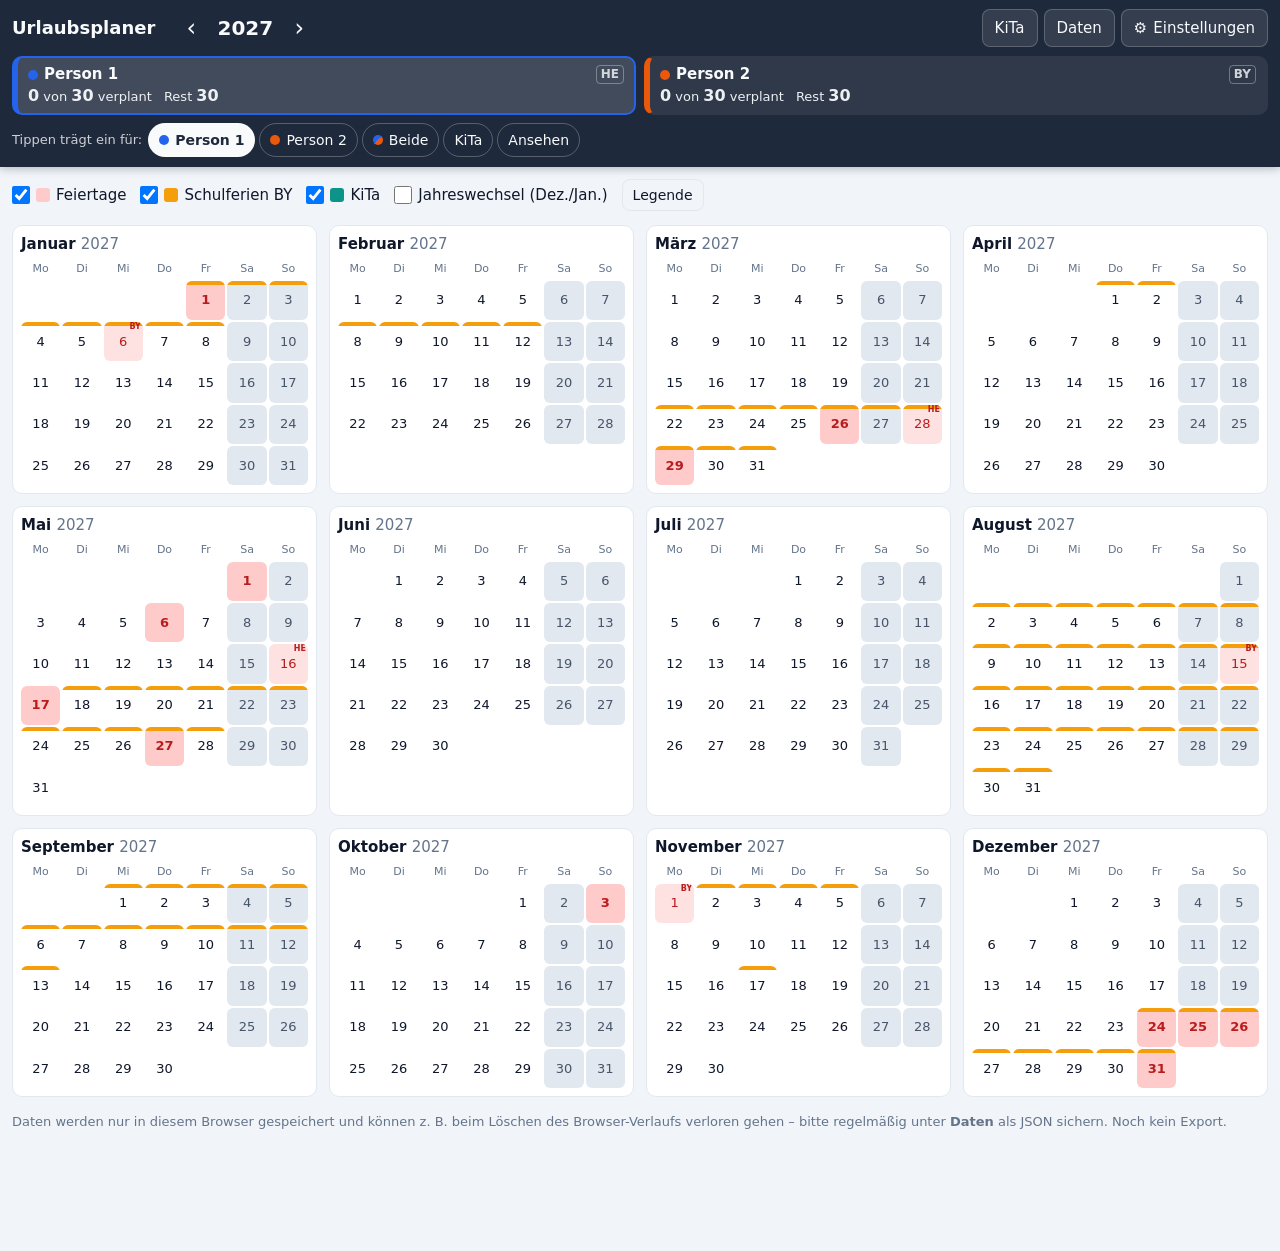
<file: index.html>
<!doctype html>
<html lang="de">
<head>
  <meta charset="utf-8">
  <meta name="viewport" content="width=device-width, initial-scale=1, viewport-fit=cover">
  <meta name="theme-color" content="#1e293b">
  <title>Urlaubsplaner</title>
  <link rel="stylesheet" href="css/style.css">
</head>
<body>
  <header class="topbar" id="topbar">
    <div class="topbar-row">
      <h1 class="app-title">Urlaubsplaner</h1>
      <div class="year-nav" role="group" aria-label="Jahr wählen">
        <button type="button" class="icon-btn" id="prevYear" aria-label="Vorheriges Jahr">‹</button>
        <span class="year" id="yearLabel">2026</span>
        <button type="button" class="icon-btn" id="nextYear" aria-label="Nächstes Jahr">›</button>
      </div>
      <nav class="actions">
        <button type="button" class="btn" id="openKita">KiTa</button>
        <button type="button" class="btn" id="openData">Daten</button>
        <button type="button" class="btn" id="openSettings" aria-label="Einstellungen">⚙<span class="hide-sm"> Einstellungen</span></button>
      </nav>
    </div>
    <div class="topbar-row counters" id="counters" role="radiogroup" aria-label="Aktive Person und Zähler"></div>
    <div class="topbar-row modes" role="radiogroup" aria-label="Bearbeitungsmodus">
      <span class="modes-label">Tippen trägt ein für:</span>
      <div class="segmented" id="modeButtons"></div>
    </div>
  </header>

  <div class="banner warn" id="storageBanner" hidden></div>
  <div class="banner" id="exportBanner" hidden>
    <span id="exportBannerText"></span>
    <span class="banner-actions">
      <button type="button" class="btn primary" id="bannerExport">Jetzt sichern</button>
      <button type="button" class="btn ghost" id="bannerDismiss">Später</button>
    </span>
  </div>

  <section class="toolbar" aria-label="Anzeige">
    <label class="chk"><input type="checkbox" id="showHolidays"> <span class="sw sw-hol"></span>Feiertage</label>
    <label class="chk"><input type="checkbox" id="showSchool"> <span class="sw sw-school"></span>Schulferien BY</label>
    <label class="chk"><input type="checkbox" id="showKita"> <span class="sw sw-kita"></span>KiTa</label>
    <label class="chk"><input type="checkbox" id="showYearTurn"> Jahreswechsel (Dez./Jan.)</label>
    <button type="button" class="btn ghost small" id="toggleLegend" aria-expanded="false">Legende</button>
  </section>

  <section class="legend" id="legend" hidden>
    <ul>
      <li><span class="lg lg-we"></span>Wochenende</li>
      <li><span class="lg lg-hol"></span>Feiertag (beide Personen)</li>
      <li><span class="lg lg-holpart"><b>BY</b></span>Feiertag nur in diesem Bundesland</li>
      <li><span class="lg lg-pfree" id="lgPfree"></span>Regelmäßig freier Wochentag (Schraffur in Personenfarbe)</li>
      <li><span class="lg lg-school"></span>Schulferien Bayern (Streifen oben)</li>
      <li><span class="lg lg-kita"></span>KiTa-Ferien/Schließtage (Streifen unten)</li>
      <li><span class="lg lg-vac" id="lgP1"></span><span id="lgP1Name">Person 1</span></li>
      <li><span class="lg lg-vac" id="lgP2"></span><span id="lgP2Name">Person 2</span></li>
      <li><span class="lg lg-vac" id="lgBoth"></span>Beide im Urlaub (Überlappung)</li>
      <li><span class="lg lg-vac lg-free" id="lgFree"></span>Urlaub an freiem Tag (zählt nicht)</li>
    </ul>
    <p class="hint">
      <b>Bedienung:</b> Tag antippen bzw. anklicken schaltet Urlaub für die gewählte Person an/aus.
      Zeitraum: mit der Maus gedrückt ziehen, auf dem Handy <b>lange drücken und dann ziehen</b>.
      Beginnt der Zeitraum auf einem Urlaubstag, wird gelöscht, sonst eingetragen.
    </p>
    <p class="hint" id="schoolDataHint"></p>
  </section>

  <main id="calendar" class="calendar" aria-label="Jahreskalender"></main>

  <footer class="footer">
    Daten werden nur in diesem Browser gespeichert und können z. B. beim Löschen des
    Browser-Verlaufs verloren gehen – bitte regelmäßig unter <b>Daten</b> als JSON sichern.
    <span id="lastExportFooter"></span>
  </footer>

  <aside class="dayinfo" id="dayinfo" hidden aria-live="polite">
    <div class="dayinfo-body" id="dayinfoBody"></div>
    <button type="button" class="icon-btn" id="dayinfoClose" aria-label="Schließen">×</button>
  </aside>

  <!-- Einstellungen -->
  <dialog id="settingsDialog" class="dialog">
    <form method="dialog" class="dialog-inner">
      <header class="dialog-head">
        <h2>Einstellungen</h2>
        <button class="icon-btn" value="close" aria-label="Schließen">×</button>
      </header>
      <div id="settingsBody" class="settings-grid"></div>
      <p class="hint">Änderungen werden sofort gespeichert. Nur ganze Urlaubstage; Wochenenden,
        Feiertage des eigenen Bundeslandes und regelmäßig freie Wochentage werden nicht vom Anspruch abgezogen.</p>
      <footer class="dialog-foot"><button class="btn primary" value="close">Fertig</button></footer>
    </form>
  </dialog>

  <!-- KiTa -->
  <dialog id="kitaDialog" class="dialog">
    <div class="dialog-inner">
      <header class="dialog-head">
        <h2>KiTa-Schließzeiten</h2>
        <button type="button" class="icon-btn" data-close aria-label="Schließen">×</button>
      </header>
      <form id="kitaForm" class="kita-form" novalidate>
        <input type="hidden" id="kitaId">
        <div class="kita-row">
          <label>Von <input type="date" id="kitaStart" required></label>
          <label>Bis <input type="date" id="kitaEnd" required></label>
          <div class="form-actions">
            <button type="submit" class="btn primary" id="kitaSave">Hinzufügen</button>
            <button type="button" class="btn ghost" id="kitaCancel" hidden>Abbrechen</button>
          </div>
        </div>
        <p class="error" id="kitaError" hidden></p>
      </form>
      <div class="kita-list" id="kitaList"></div>
      <p class="hint">Tipp: Im Kalender den Modus „KiTa“ wählen und einen Zeitraum ziehen.</p>
    </div>
  </dialog>

  <!-- Daten -->
  <dialog id="dataDialog" class="dialog">
    <div class="dialog-inner">
      <header class="dialog-head">
        <h2>Daten exportieren &amp; importieren</h2>
        <button type="button" class="icon-btn" data-close aria-label="Schließen">×</button>
      </header>
      <p class="notice">Deine Planung liegt nur im Speicher dieses Browsers. Der Browser kann ihn
        löschen (Verlauf löschen, Speicherplatz, privater Modus). <b>Sichere regelmäßig den
        kompletten Stand als JSON</b>, um ihn später oder auf einem anderen Gerät wieder einzulesen.</p>
      <p class="hint" id="lastExportInfo"></p>
      <h3>Kompletter Planungsstand</h3>
      <div class="btn-row">
        <button type="button" class="btn primary" id="exportJson">JSON exportieren</button>
        <label class="btn file-btn">JSON importieren…
          <input type="file" id="importJson" accept=".json,application/json">
        </label>
      </div>
      <h3>Urlaub pro Person: CSV (für Excel) oder Kalender (ICS)</h3>
      <p class="hint">Spalten Start;Ende;Anzahl Tage;Anzahl Arbeitstage, Datum als TT.MM.JJJJ – „Anzahl Tage“ sind Kalendertage,
        „Anzahl Arbeitstage“ die davon verbrauchten Urlaubstage.
        Die ICS-Datei enthält je Zeitraum einen ganztägigen Termin zum Import in Outlook, Google oder Apple Kalender.</p>
      <div class="export-rows" id="csvButtons"></div>
    </div>
  </dialog>

  <!-- Meldungen / Rückfragen -->
  <dialog id="msgDialog" class="dialog small">
    <form method="dialog" class="dialog-inner">
      <h2 id="msgTitle"></h2>
      <div id="msgBody"></div>
      <footer class="dialog-foot">
        <button class="btn ghost" value="cancel" id="msgCancel">Abbrechen</button>
        <button class="btn primary" value="ok" id="msgOk">OK</button>
      </footer>
    </form>
  </dialog>

  <script src="js/dates.js"></script>
  <script src="js/holidays.js"></script>
  <script src="js/workdays.js"></script>
  <script src="js/model.js"></script>
  <script src="js/ferien.js"></script>
  <script src="js/io.js"></script>
  <script src="js/storage.js"></script>
  <script src="data/schulferien-by.js"></script>
  <script src="js/ui/calendar.js"></script>
  <script src="js/ui/app.js"></script>
</body>
</html>
</file>
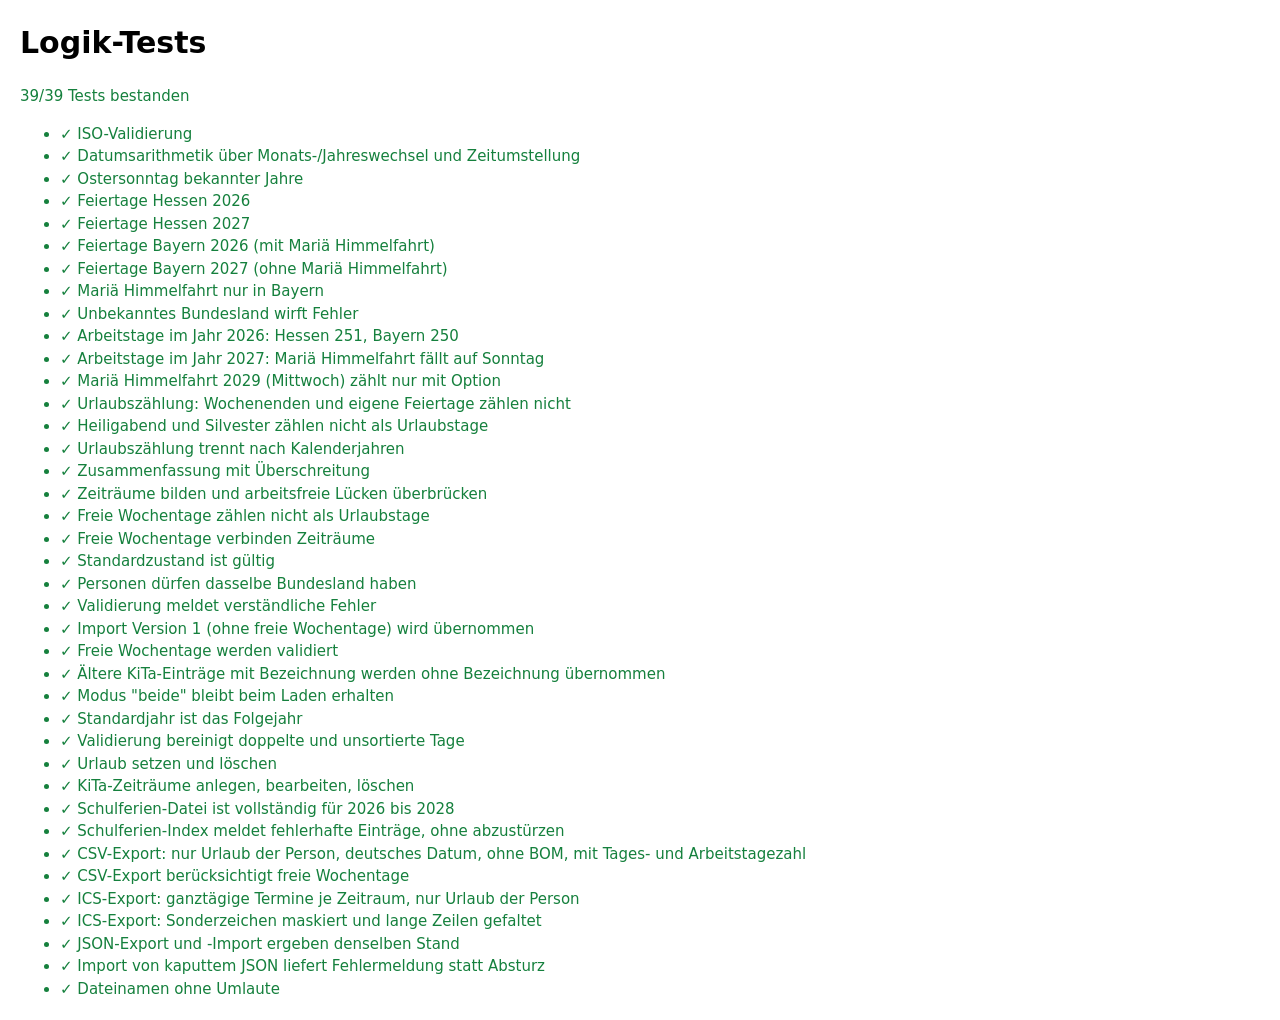
<file: tests/index.html>
<!doctype html>
<html lang="de">
<head>
  <meta charset="utf-8">
  <meta name="viewport" content="width=device-width, initial-scale=1">
  <title>Urlaubsplaner – Tests</title>
  <style>
    body { font: 15px/1.5 system-ui, sans-serif; margin: 20px; }
    .ok { color: #15803d; } .fail { color: #b91c1c; font-weight: 600; }
    li small { display: block; color: #b91c1c; font-weight: 400; }
  </style>
</head>
<body>
  <h1>Logik-Tests</h1>
  <p id="summary">Läuft…</p>
  <ul id="results"></ul>
  <script src="../js/dates.js"></script>
  <script src="../js/holidays.js"></script>
  <script src="../js/workdays.js"></script>
  <script src="../js/model.js"></script>
  <script src="../js/ferien.js"></script>
  <script src="../js/io.js"></script>
  <script src="../data/schulferien-by.js"></script>
  <script src="test.js"></script>
  <script>
    var r = window.UP_TEST_RESULTS || [];
    var failed = r.filter(function (x) { return !x.ok; }).length;
    document.getElementById('summary').textContent = (r.length - failed) + '/' + r.length + ' Tests bestanden';
    document.getElementById('summary').className = failed ? 'fail' : 'ok';
    document.getElementById('results').innerHTML = r.map(function (x) {
      return '<li class="' + (x.ok ? 'ok' : 'fail') + '">' + (x.ok ? '✓ ' : '✗ ') + x.name +
        (x.ok ? '' : '<small>' + x.error.replace(/</g, '&lt;') + '</small>') + '</li>';
    }).join('');
  </script>
</body>
</html>
</file>
<file: css/style.css>
:root {
  --bg: #f1f5f9;
  --surface: #ffffff;
  --text: #0f172a;
  --muted: #64748b;
  --border: #e2e8f0;
  --header: #1e293b;
  --header-text: #f8fafc;
  --weekend: #e2e8f0;
  --holiday: #fecaca;
  --holiday-text: #b91c1c;
  --holiday-part: #fee2e2;
  --school: #f59e0b;
  --kita: #0d9488;
  --danger: #dc2626;
  --warn-bg: #fef3c7;
  --warn-border: #f59e0b;
  --primary: #2563eb;
  --radius: 10px;
  --topbar-h: 150px;
  --active: #2563eb;
}

* { box-sizing: border-box; }

html { -webkit-text-size-adjust: 100%; }

body {
  margin: 0;
  background: var(--bg);
  color: var(--text);
  font: 15px/1.4 system-ui, -apple-system, "Segoe UI", Roboto, sans-serif;
  padding-bottom: env(safe-area-inset-bottom);
}

button, input, select { font: inherit; color: inherit; }

[hidden] { display: none !important; }

.dot {
  display: inline-block;
  width: 10px; height: 10px;
  border-radius: 50%;
  background: var(--pc, #999);
  flex: none;
}

/* ---------- Kopfzeile ---------- */
.topbar {
  position: sticky;
  top: 0;
  z-index: 20;
  background: var(--header);
  color: var(--header-text);
  padding: 8px 12px 10px;
  padding-top: max(8px, env(safe-area-inset-top));
  box-shadow: 0 2px 8px rgba(15, 23, 42, .25);
}
.topbar-row {
  display: flex;
  align-items: center;
  gap: 8px;
  max-width: 1400px;
  margin: 0 auto;
}
.topbar-row + .topbar-row { margin-top: 8px; }
.app-title { font-size: 18px; margin: 0; font-weight: 700; white-space: nowrap; }
.year-nav { display: flex; align-items: center; gap: 2px; margin-left: 8px; }
.year { font-size: 20px; font-weight: 700; min-width: 3.2em; text-align: center; font-variant-numeric: tabular-nums; }
.actions { margin-left: auto; display: flex; gap: 6px; }

.icon-btn {
  border: 0;
  background: transparent;
  font-size: 24px;
  line-height: 1;
  width: 40px; height: 40px;
  border-radius: 8px;
  cursor: pointer;
}
.topbar .icon-btn:active, .topbar .icon-btn:hover { background: rgba(255,255,255,.12); }

.btn {
  display: inline-flex;
  align-items: center;
  gap: 6px;
  min-height: 38px;
  padding: 6px 12px;
  border-radius: 8px;
  border: 1px solid var(--border);
  background: var(--surface);
  color: var(--text);
  cursor: pointer;
  white-space: nowrap;
}
.btn:active { transform: translateY(1px); }
.btn.primary { background: var(--primary); border-color: var(--primary); color: #fff; }
.btn.danger { color: var(--danger); border-color: #fecaca; }
.btn.primary.danger { background: var(--danger); border-color: var(--danger); color: #fff; }
.btn.ghost { background: transparent; }
.btn.small { min-height: 32px; padding: 4px 10px; font-size: 14px; }
.topbar .btn { background: rgba(255,255,255,.1); border-color: rgba(255,255,255,.2); color: var(--header-text); }

/* Zähler */
.counters { display: grid; grid-template-columns: 1fr 1fr; gap: 8px; }
.counter {
  text-align: left;
  border: 2px solid transparent;
  border-left: 6px solid var(--pc);
  background: rgba(255,255,255,.08);
  color: var(--header-text);
  border-radius: var(--radius);
  padding: 6px 10px;
  cursor: pointer;
  min-width: 0;
}
.counter.active { border-color: var(--pc); background: rgba(255,255,255,.16); border-left-width: 6px; }
.counter.exceeded { background: rgba(220, 38, 38, .35); }
.c-head { display: flex; align-items: center; gap: 6px; font-weight: 600; }
.c-name { overflow: hidden; text-overflow: ellipsis; white-space: nowrap; }
.c-state { margin-left: auto; font-size: 12px; opacity: .8; border: 1px solid rgba(255,255,255,.4); border-radius: 4px; padding: 0 4px; }
.c-nums { display: flex; flex-wrap: wrap; gap: 2px 12px; font-size: 13px; opacity: .95; }
.c-nums b { font-size: 16px; font-variant-numeric: tabular-nums; }
.counter.exceeded .rest b { color: #fecaca; }
.warnline { font-size: 13px; font-weight: 700; color: #fee2e2; margin-top: 2px; }

.modes { flex-wrap: wrap; gap: 6px; }
.modes-label { font-size: 13px; opacity: .8; }
.segmented { display: flex; flex-wrap: wrap; gap: 4px; }
.seg {
  display: inline-flex; align-items: center; gap: 6px;
  min-height: 34px;
  padding: 4px 10px;
  border-radius: 999px;
  border: 1px solid rgba(255,255,255,.25);
  background: transparent;
  color: var(--header-text);
  cursor: pointer;
  font-size: 14px;
  max-width: 12em;
  overflow: hidden; text-overflow: ellipsis; white-space: nowrap;
}
.seg.active { background: var(--header-text); color: var(--header); font-weight: 600; }

/* ---------- Banner / Werkzeugleiste ---------- */
.banner {
  max-width: 1400px;
  margin: 10px auto 0;
  padding: 10px 12px;
  border-radius: var(--radius);
  background: var(--warn-bg);
  border: 1px solid var(--warn-border);
  display: flex; flex-wrap: wrap; align-items: center; gap: 8px;
}
.banner.warn { background: #fee2e2; border-color: var(--danger); }
.banner-actions { display: flex; gap: 6px; margin-left: auto; }
.banner, .toolbar, .legend, .calendar, .footer { margin-left: 12px; margin-right: 12px; }
@media (min-width: 1424px) {
  .banner, .toolbar, .legend, .calendar, .footer { margin-left: auto; margin-right: auto; }
}

.toolbar {
  max-width: 1400px;
  margin-top: 10px;
  display: flex; flex-wrap: wrap; align-items: center; gap: 4px 14px;
}
.chk { display: inline-flex; align-items: center; gap: 6px; min-height: 36px; cursor: pointer; }
.chk input { width: 18px; height: 18px; margin: 0; }
.sw { width: 14px; height: 14px; border-radius: 3px; display: inline-block; }
.sw-hol { background: var(--holiday); }
.sw-school { background: var(--school); }
.sw-kita { background: var(--kita); }
.pill { font-size: 13px; padding: 2px 8px; border-radius: 999px; }
.pill.warn { background: var(--warn-bg); border: 1px solid var(--warn-border); }

.legend {
  max-width: 1400px;
  margin-top: 6px;
  background: var(--surface);
  border-radius: var(--radius);
  border: 1px solid var(--border);
  padding: 10px 14px;
}
.legend ul { list-style: none; margin: 0; padding: 0; display: flex; flex-wrap: wrap; gap: 6px 18px; }
.legend li { display: flex; align-items: center; gap: 6px; font-size: 14px; }
.lg {
  width: 22px; height: 22px; border-radius: 5px; border: 1px solid var(--border);
  display: inline-flex; align-items: flex-start; justify-content: flex-end;
  position: relative; overflow: hidden; background: var(--surface); flex: none;
}
.lg.mini { width: 14px; height: 14px; }
.lg-we { background: var(--weekend); }
.lg-hol { background: var(--holiday); }
.lg-holpart { background: var(--holiday-part); }
.lg-holpart b { font-size: 8px; color: var(--holiday-text); padding: 1px; }
.lg-school { box-shadow: inset 0 4px 0 var(--school); }
.lg-kita { box-shadow: inset 0 -4px 0 var(--kita); }
.lg-vac { border: 3px solid var(--surface); outline: 1px solid var(--border); }
.hint { color: var(--muted); font-size: 13px; margin: 8px 0 0; }

/* ---------- Kalender ---------- */
.calendar {
  max-width: 1400px;
  margin-top: 12px;
  display: grid;
  grid-template-columns: repeat(auto-fill, minmax(250px, 1fr));
  gap: 12px;
  user-select: none;
  -webkit-user-select: none;
  -webkit-touch-callout: none;
}
.month {
  background: var(--surface);
  border-radius: var(--radius);
  border: 1px solid var(--border);
  padding: 8px;
}
.month.other-year { opacity: .8; border-style: dashed; }
.month h3 { margin: 0 0 6px; font-size: 15px; }
.month h3 span { color: var(--muted); font-weight: 400; }
.grid { display: grid; grid-template-columns: repeat(7, 1fr); gap: 2px; }
.wd { text-align: center; font-size: 11px; color: var(--muted); padding-bottom: 2px; }

.day {
  position: relative;
  aspect-ratio: 1 / 1;
  min-height: 32px;
  border-radius: 6px;
  display: flex; align-items: center; justify-content: center;
  font-size: 13px;
  font-variant-numeric: tabular-nums;
  cursor: pointer;
  overflow: hidden;
  touch-action: manipulation;
}
.day.empty { cursor: default; }
.day.we { background: var(--weekend); color: #475569; }
.day.hol { background: var(--holiday); color: var(--holiday-text); font-weight: 700; }
.day.hol-part { background: var(--holiday-part); color: var(--holiday-text); }
.day .tag {
  position: absolute; top: 1px; right: 2px;
  font-size: 8px; font-weight: 700; line-height: 1;
  color: var(--holiday-text);
  z-index: 2;
}
.day.school::before, .day.kita::after {
  content: "";
  position: absolute; left: 0; right: 0;
  height: 4px;
  z-index: 1;
}
.day.school::before { top: 0; background: var(--school); }
.day.kita::after { bottom: 0; background: var(--kita); }

.day.pfree { --hatch: var(--p1); background-image: repeating-linear-gradient(135deg, color-mix(in srgb, var(--hatch) 28%, transparent) 0 2px, transparent 2px 6px); }
.day.pfree-p2 { --hatch: var(--p2); }
.day.pfree-both { background-image: repeating-linear-gradient(135deg, color-mix(in srgb, var(--p1) 30%, transparent) 0 2px, transparent 2px 6px, color-mix(in srgb, var(--p2) 30%, transparent) 6px 8px, transparent 8px 12px); }
.lg-pfree { background-image: repeating-linear-gradient(135deg, #94a3b8 0 2px, transparent 2px 6px); }
.day .vac {
  position: absolute;
  inset: 4px 3px;
  border-radius: 5px;
}
.day .num { position: relative; z-index: 2; }
.day.has-vac .num { color: #fff; font-weight: 700; text-shadow: 0 0 3px rgba(0,0,0,.55); }
.day.has-vac.vac-free .num { color: var(--text); text-shadow: none; font-weight: 600; }
.day.both .vac { box-shadow: 0 0 0 2px #0f172a; }

.day.today { box-shadow: inset 0 0 0 2px var(--text); }
.day.selected { outline: 3px solid #0f172a; outline-offset: -1px; z-index: 3; }

.day.pv-add { box-shadow: inset 0 0 0 3px var(--active); background-image: linear-gradient(color-mix(in srgb, var(--active) 30%, transparent), color-mix(in srgb, var(--active) 30%, transparent)); }
.day.pv-del { box-shadow: inset 0 0 0 3px var(--danger); }
.day.pv-del .vac { opacity: .25; }
.day.pv-kita { box-shadow: inset 0 0 0 3px var(--kita); }
.calendar.dragging .day { cursor: crosshair; }

@media (hover: hover) {
  .day:not(.empty):hover { outline: 2px solid #94a3b8; outline-offset: -2px; }
}

/* ---------- Fußzeile / Tagesinfo / Toast ---------- */
.footer {
  max-width: 1400px;
  margin-top: 16px; margin-bottom: 120px;
  color: var(--muted); font-size: 13px;
}

.dayinfo {
  position: fixed;
  left: 50%; transform: translateX(-50%);
  bottom: max(12px, env(safe-area-inset-bottom));
  width: min(560px, calc(100% - 24px));
  z-index: 30;
  background: var(--surface);
  border: 1px solid var(--border);
  border-radius: 14px;
  box-shadow: 0 8px 24px rgba(15, 23, 42, .25);
  padding: 10px 6px 10px 14px;
  display: flex; align-items: flex-start; gap: 6px;
}
.dayinfo-body { flex: 1; min-width: 0; }
.dayinfo ul { list-style: none; margin: 4px 0 0; padding: 0; font-size: 14px; }
.dayinfo li { display: flex; align-items: center; gap: 6px; flex-wrap: wrap; padding: 1px 0; }
.di-date { font-weight: 700; }

.toast {
  position: fixed;
  left: 50%; top: calc(var(--topbar-h) + 10px);
  transform: translate(-50%, -20px);
  opacity: 0;
  pointer-events: none;
  background: #0f172a; color: #fff;
  padding: 8px 14px; border-radius: 999px;
  font-size: 14px;
  z-index: 40;
  transition: opacity .2s, transform .2s;
  max-width: calc(100% - 24px);
}
.toast.show { opacity: 1; transform: translate(-50%, 0); }

/* ---------- Dialoge ---------- */
.dialog {
  border: 0;
  border-radius: 14px;
  padding: 0;
  width: min(640px, calc(100% - 20px));
  max-height: calc(100% - 20px);
  box-shadow: 0 20px 50px rgba(15, 23, 42, .35);
  color: var(--text);
}
.dialog.small { width: min(440px, calc(100% - 20px)); }
.dialog::backdrop { background: rgba(15, 23, 42, .5); }
.dialog-inner { padding: 14px 16px 16px; }
.dialog h2 { font-size: 18px; margin: 0 0 8px; }
.dialog h3 { font-size: 15px; margin: 16px 0 6px; }
.dialog-head { display: flex; align-items: center; justify-content: space-between; gap: 8px; }
.dialog-head h2 { margin: 0; }
.dialog-foot { display: flex; justify-content: flex-end; gap: 8px; margin-top: 14px; }
.dialog label { display: flex; flex-direction: column; gap: 4px; font-size: 14px; }
.dialog label.chk { flex-direction: row; }
.dialog input[type="text"], .dialog input[type="number"], .dialog input[type="date"], .dialog select {
  min-height: 40px;
  padding: 6px 10px;
  border-radius: 8px;
  border: 1px solid #cbd5e1;
  background: #fff;
  width: 100%;
}
.dialog input[type="color"] { width: 64px; height: 40px; padding: 2px; border: 1px solid #cbd5e1; border-radius: 8px; background: #fff; }
.error { color: var(--danger); font-size: 14px; margin: 6px 0 0; }
ul.errors { color: var(--danger); padding-left: 20px; }
.notice { background: var(--warn-bg); border: 1px solid var(--warn-border); border-radius: 8px; padding: 8px 10px; font-size: 14px; }

.settings-grid { display: grid; grid-template-columns: 1fr 1fr; gap: 12px; margin-top: 8px; }
.person-settings {
  border: 1px solid var(--border);
  border-top: 5px solid var(--pc);
  border-radius: 10px;
  margin: 0;
  padding: 8px 12px 12px;
  display: flex; flex-direction: column; gap: 10px;
  min-width: 0;
}
.free-days { display: flex; flex-direction: column; gap: 4px; font-size: 14px; }
.free-days > div { display: flex; gap: 4px; flex-wrap: wrap; }
.dialog label.day-chip { flex-direction: row; cursor: pointer; }
.day-chip input { position: absolute; opacity: 0; pointer-events: none; }
.day-chip span {
  display: inline-flex; align-items: center; justify-content: center;
  min-width: 44px; min-height: 38px; border-radius: 8px;
  border: 1px solid #cbd5e1; background: #fff; font-weight: 600;
}
.day-chip input:checked + span { background: var(--pc); border-color: var(--pc); color: #fff; }
.day-chip input:focus-visible + span { outline: 2px solid var(--primary); outline-offset: 2px; }
.person-settings legend { display: flex; align-items: center; gap: 6px; font-weight: 700; padding: 0 4px; }

.kita-form { margin-top: 10px; }
.kita-row { display: grid; grid-template-columns: 1fr 1fr auto; gap: 10px; align-items: end; }
.form-actions { display: flex; gap: 8px; }
.row2 { display: grid; grid-template-columns: 1fr 1fr; gap: 10px; }
.kita-list { margin-top: 14px; }
.kita-list .empty { color: var(--muted); }
.k-year h3 { display: flex; align-items: baseline; gap: 10px; margin: 12px 0 4px; font-size: 15px; }
.k-year h3 span { font-weight: 400; color: var(--muted); font-size: 13px; }
.k-year ul { list-style: none; margin: 0; padding: 0; border-top: 1px solid var(--border); }
.k-year li {
  display: grid; grid-template-columns: 1fr auto auto auto; align-items: center; gap: 4px 10px;
  padding: 2px 0 2px 10px; border-bottom: 1px solid var(--border);
  border-left: 4px solid var(--kita);
}
.k-year li.editing { background: #f0fdfa; }
.k-range { font-variant-numeric: tabular-nums; }
.k-days { color: var(--muted); font-size: 13px; font-variant-numeric: tabular-nums; text-align: right; min-width: 4.5em; }
.icon-btn.small { width: 38px; height: 38px; font-size: 18px; }
.icon-btn.small:hover, .icon-btn.small:focus-visible { background: var(--bg); }

.btn-row { display: flex; flex-wrap: wrap; gap: 8px; }
.file-btn { position: relative; overflow: hidden; }
.export-rows { display: flex; flex-direction: column; gap: 6px; }
.export-row { display: flex; flex-wrap: wrap; align-items: center; gap: 8px; }
.export-name { display: inline-flex; align-items: center; gap: 6px; font-weight: 600; min-width: 8em; margin-right: auto; }
.file-btn input { position: absolute; inset: 0; opacity: 0; cursor: pointer; }

/* ---------- Kleine Bildschirme ---------- */
@media (max-width: 640px) {
  body { font-size: 14px; }
  .hide-sm { display: none; }
  .app-title { font-size: 16px; }
  .topbar { padding: 6px 8px 8px; }
  .topbar-row + .topbar-row { margin-top: 6px; }
  .day { aspect-ratio: auto; height: 40px; }
  .dayinfo ul { font-size: 13px; }
  .year-nav { margin-left: 0; }
  .year { font-size: 18px; min-width: 2.8em; }
  .icon-btn { width: 36px; height: 36px; }
  .actions .btn { padding: 4px 8px; min-height: 34px; }
  .counter { padding: 4px 8px; }
  .c-nums { gap: 0 8px; font-size: 12px; }
  .c-nums b { font-size: 14px; }
  .modes-label { display: none; }
  .segmented { flex-wrap: nowrap; overflow-x: auto; scrollbar-width: none; max-width: 100%; }
  .segmented::-webkit-scrollbar { display: none; }
  .seg { flex: none; }
  .seg { min-height: 32px; padding: 3px 9px; font-size: 13px; }
  .calendar { grid-template-columns: 1fr; }
  .day { font-size: 14px; }
  .settings-grid { grid-template-columns: 1fr; }
  .kita-row { grid-template-columns: 1fr 1fr; }
  .kita-row .form-actions { grid-column: 1 / -1; }
}
@media (max-width: 420px) {
  .app-title { display: none; }
  .actions .btn { padding: 4px 7px; }
}
@media (min-width: 641px) and (max-width: 900px) {
  .calendar { grid-template-columns: repeat(2, 1fr); }
}
</file>
